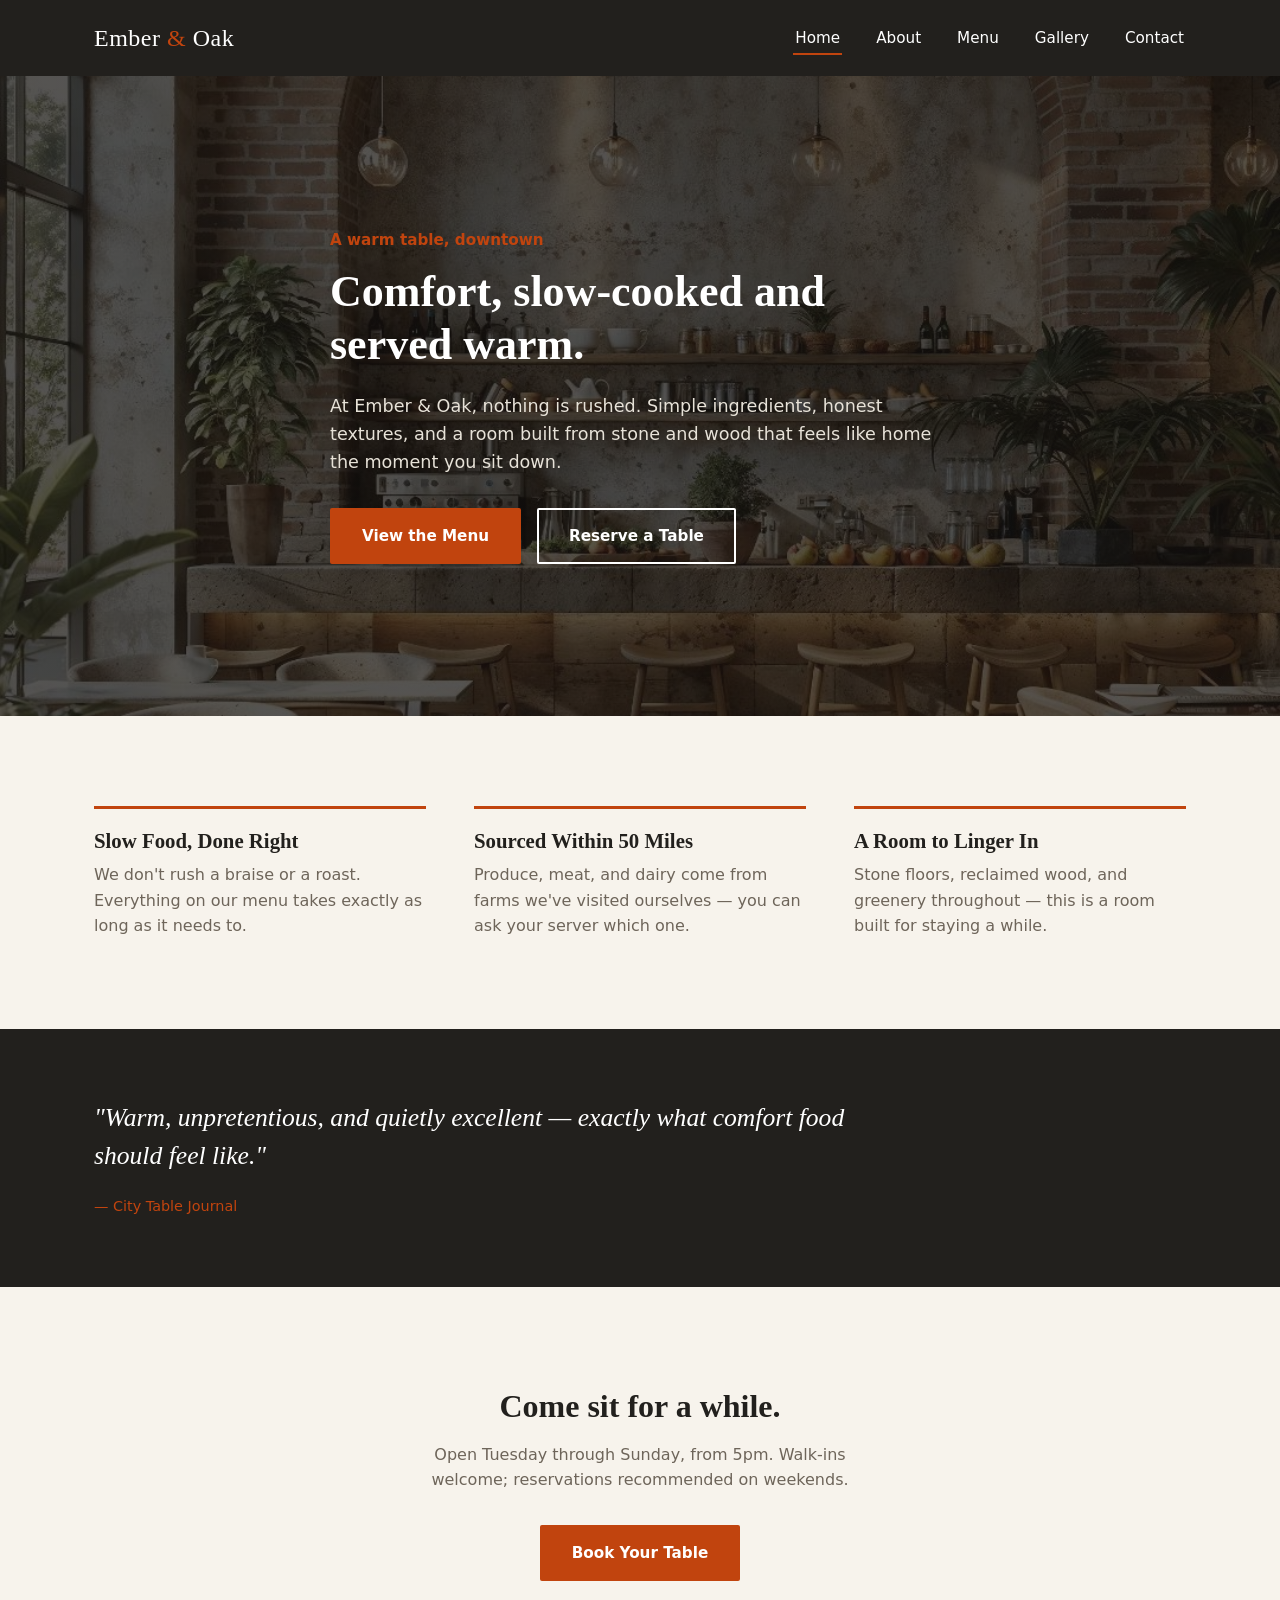
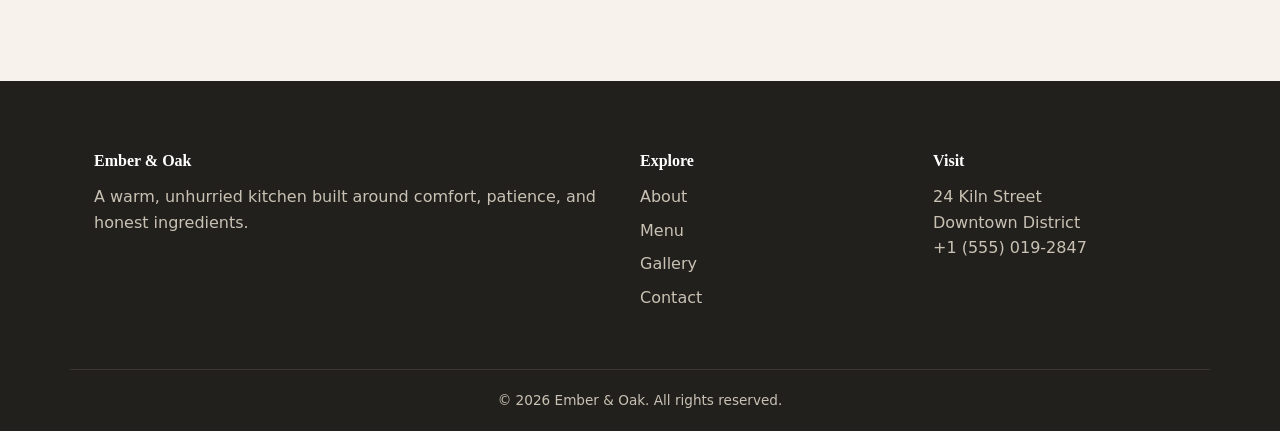
<file: index.html>
<!DOCTYPE html>
<html lang="en">
<head>
  <meta charset="UTF-8">
  <meta name="viewport" content="width=device-width, initial-scale=1.0">
  <title>Ember & Oak — A Warm Table Downtown</title>
  <link rel="stylesheet" href="css/style.css">
</head>
<body>

  <header class="site-header">
    <div class="container header-inner">
      <a href="index.html" class="logo">Ember <span>&</span> Oak</a>

      <button class="nav-toggle" id="navToggle" aria-label="Toggle navigation" aria-expanded="false">
        <span></span><span></span><span></span>
      </button>

      <nav class="nav" id="siteNav">
        <ul class="nav-links">
          <li><a href="index.html" class="active">Home</a></li>
          <li><a href="about.html">About</a></li>
          <li><a href="menu.html">Menu</a></li>
          <li><a href="gallery.html">Gallery</a></li>
          <li><a href="contact.html">Contact</a></li>
        </ul>
      </nav>
    </div>
  </header>

  <main>
    <!-- HERO -->
    <section class="hero">
      <div class="container hero-inner">
        <div class="hero-text">
          <p class="hero-kicker">A warm table, downtown</p>
          <h1>Comfort, slow-cooked and served warm.</h1>
          <p class="hero-sub">At Ember & Oak, nothing is rushed. Simple ingredients, honest textures, and a room built from stone and wood that feels like home the moment you sit down.</p>
          <div class="hero-buttons">
            <a href="menu.html" class="btn btn-primary">View the Menu</a>
            <a href="contact.html" class="btn btn-outline">Reserve a Table</a>
          </div>
        </div>
      </div>
    </section>

    <!-- HIGHLIGHTS -->
    <section class="highlights">
      <div class="container highlights-grid">
        <article class="highlight">
          <h3>Slow Food, Done Right</h3>
          <p>We don't rush a braise or a roast. Everything on our menu takes exactly as long as it needs to.</p>
        </article>
        <article class="highlight">
          <h3>Sourced Within 50 Miles</h3>
          <p>Produce, meat, and dairy come from farms we've visited ourselves — you can ask your server which one.</p>
        </article>
        <article class="highlight">
          <h3>A Room to Linger In</h3>
          <p>Stone floors, reclaimed wood, and greenery throughout — this is a room built for staying a while.</p>
        </article>
      </div>
    </section>

    <!-- QUOTE / ASIDE -->
    <aside class="quote-band">
      <div class="container">
        <blockquote>
          "Warm, unpretentious, and quietly excellent — exactly what comfort food should feel like."
          <footer>— City Table Journal</footer>
        </blockquote>
      </div>
    </aside>

    <!-- CTA -->
    <section class="home-cta">
      <div class="container">
        <h2>Come sit for a while.</h2>
        <p>Open Tuesday through Sunday, from 5pm. Walk-ins welcome; reservations recommended on weekends.</p>
        <a href="contact.html" class="btn btn-primary">Book Your Table</a>
      </div>
    </section>
  </main>

  <footer class="site-footer">
    <div class="container footer-grid">
      <div>
        <h4>Ember & Oak</h4>
        <p>A warm, unhurried kitchen built around comfort, patience, and honest ingredients.</p>
      </div>
      <div>
        <h4>Explore</h4>
        <ul>
          <li><a href="about.html">About</a></li>
          <li><a href="menu.html">Menu</a></li>
          <li><a href="gallery.html">Gallery</a></li>
          <li><a href="contact.html">Contact</a></li>
        </ul>
      </div>
      <div>
        <h4>Visit</h4>
        <p>24 Kiln Street<br>Downtown District</p>
        <p>+1 (555) 019-2847</p>
      </div>
    </div>
    <div class="footer-bottom container">
      <p>&copy; <span id="year"></span> Ember & Oak. All rights reserved.</p>
    </div>
  </footer>

  <script src="js/script.js"></script>
</body>
</html>
</file>
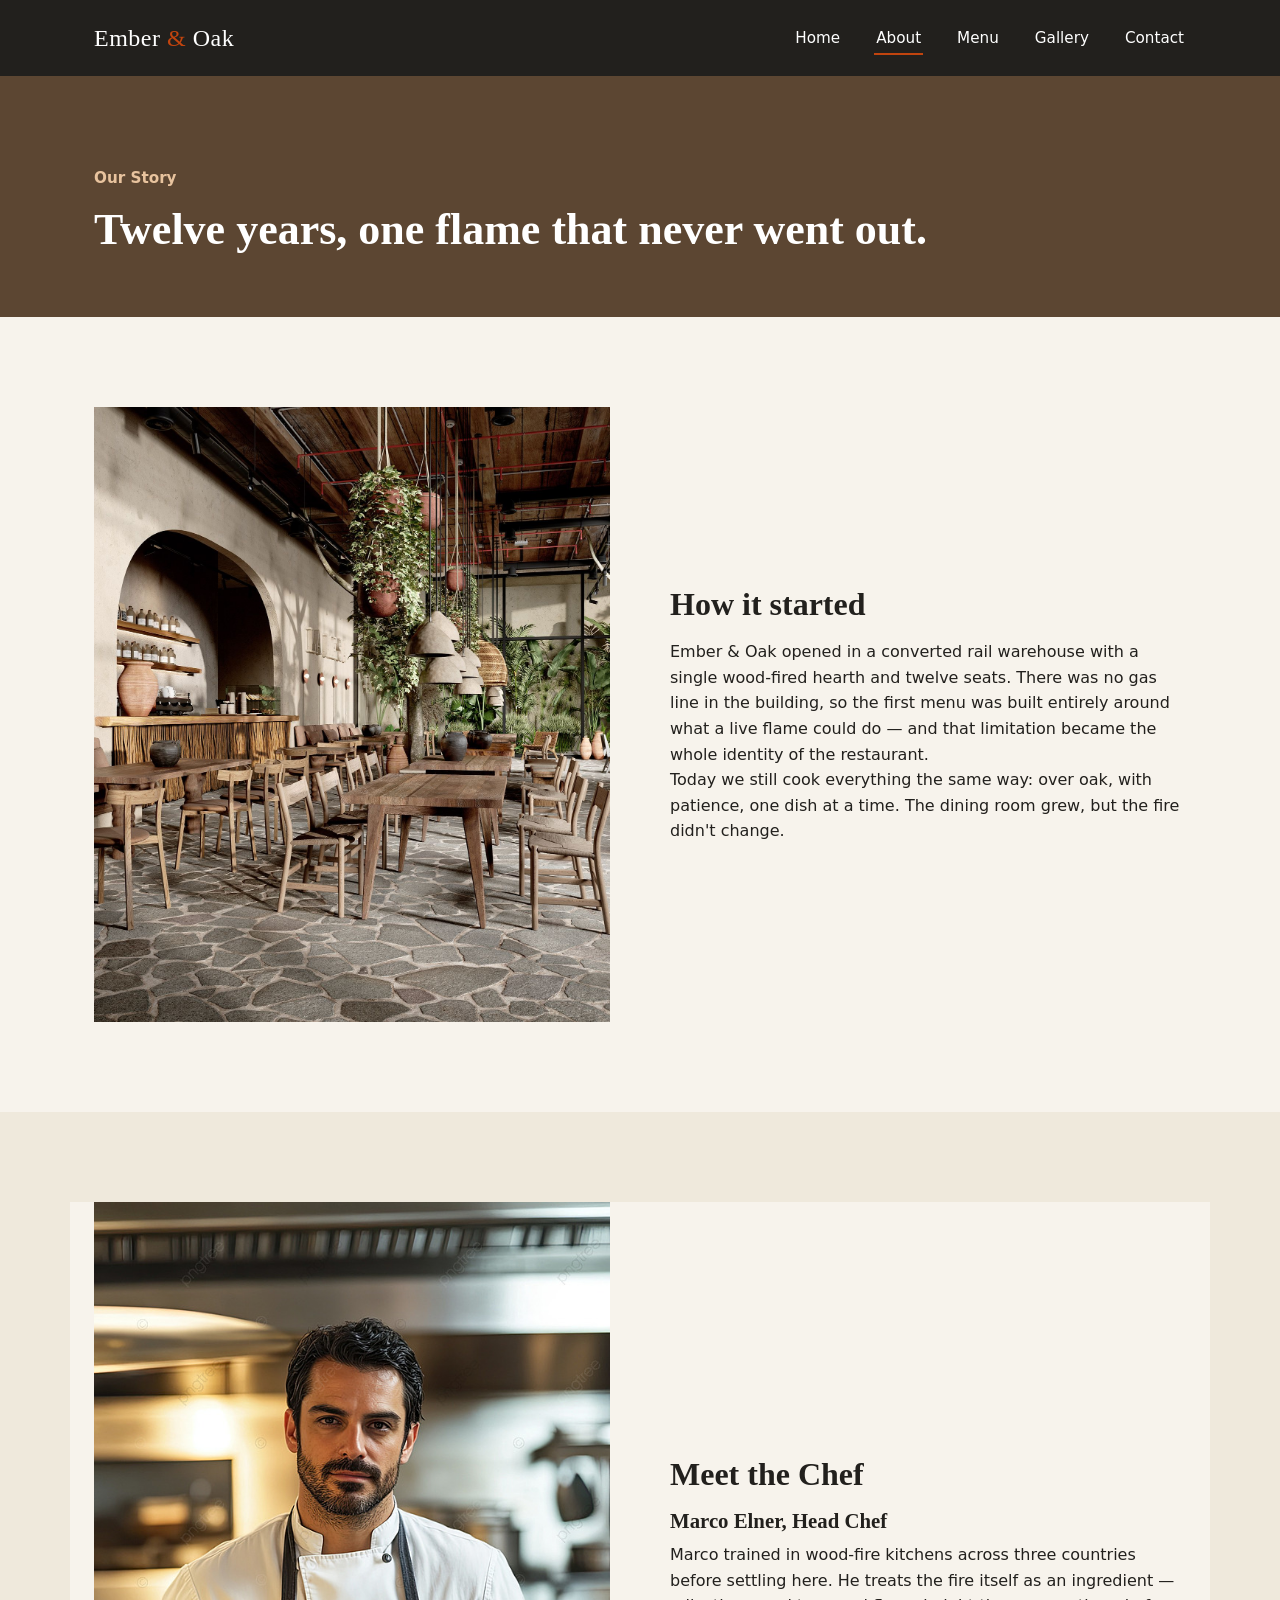
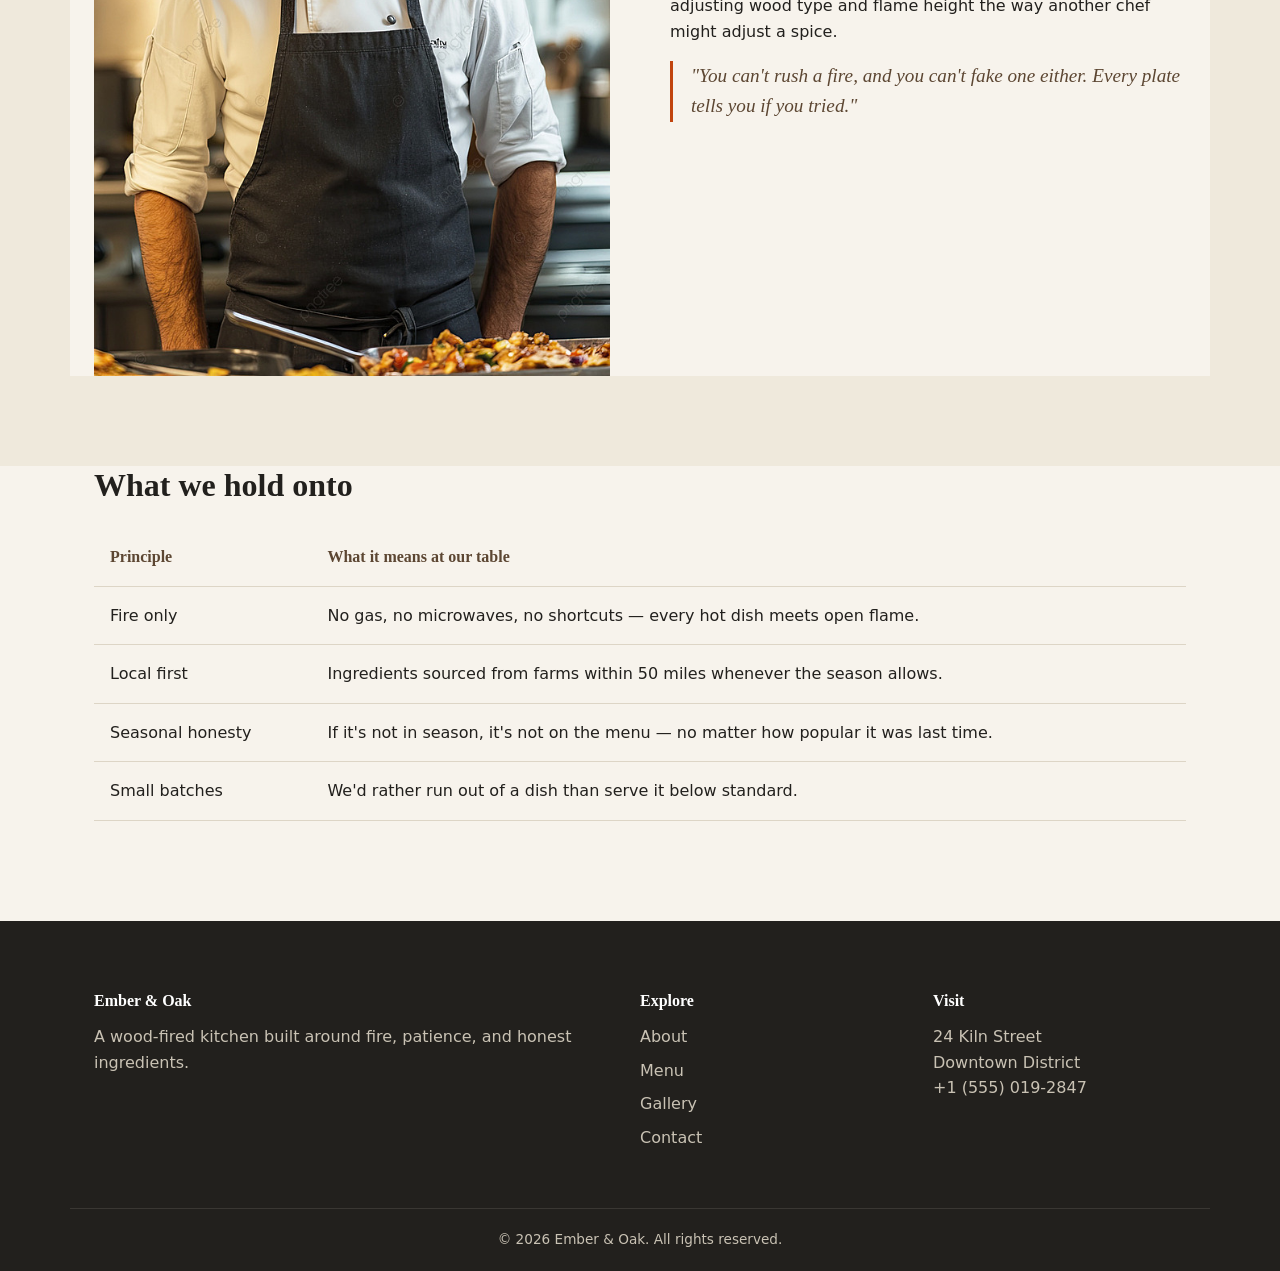
<file: about.html>
<!DOCTYPE html>
<html lang="en">
<head>
  <meta charset="UTF-8">
  <meta name="viewport" content="width=device-width, initial-scale=1.0">
  <title>About — Ember & Oak</title>
  <link rel="stylesheet" href="css/style.css">
</head>
<body>

  <header class="site-header">
    <div class="container header-inner">
      <a href="index.html" class="logo">Ember <span>&</span> Oak</a>
      <button class="nav-toggle" id="navToggle" aria-label="Toggle navigation" aria-expanded="false">
        <span></span><span></span><span></span>
      </button>
      <nav class="nav" id="siteNav">
        <ul class="nav-links">
          <li><a href="index.html">Home</a></li>
          <li><a href="about.html" class="active">About</a></li>
          <li><a href="menu.html">Menu</a></li>
          <li><a href="gallery.html">Gallery</a></li>
          <li><a href="contact.html">Contact</a></li>
        </ul>
      </nav>
    </div>
  </header>

  <main>
    <section class="page-banner">
      <div class="container">
        <p class="hero-kicker">Our Story</p>
        <h1>Twelve years, one flame that never went out.</h1>
      </div>
    </section>

    <section class="story-section">
      <div class="container story-grid">
        <div class="story-image">
          <img src="images/story.jpg" alt="Interior of Ember & Oak dining room with wooden tables">
        </div>
        <div class="story-text">
          <h2>How it started</h2>
          <p>Ember & Oak opened in a converted rail warehouse with a single wood-fired hearth and twelve seats. There was no gas line in the building, so the first menu was built entirely around what a live flame could do — and that limitation became the whole identity of the restaurant.</p>
          <p>Today we still cook everything the same way: over oak, with patience, one dish at a time. The dining room grew, but the fire didn't change.</p>
        </div>
      </div>
    </section>

    <section class="chef-section">
      <div class="container chef-grid">
        <div class="chef-image">
          <img src="images/chef.jpg" alt="Head chef working in the Ember & Oak kitchen">
        </div>
        <article class="chef-text">
          <h2>Meet the Chef</h2>
          <h3>Marco Elner, Head Chef</h3>
          <p>Marco trained in wood-fire kitchens across three countries before settling here. He treats the fire itself as an ingredient — adjusting wood type and flame height the way another chef might adjust a spice.</p>
          <blockquote>"You can't rush a fire, and you can't fake one either. Every plate tells you if you tried."</blockquote>
        </article>
      </div>
    </section>

    <section class="values-section">
      <div class="container">
        <h2>What we hold onto</h2>
        <table class="values-table">
          <thead>
            <tr>
              <th>Principle</th>
              <th>What it means at our table</th>
            </tr>
          </thead>
          <tbody>
            <tr>
              <td>Fire only</td>
              <td>No gas, no microwaves, no shortcuts — every hot dish meets open flame.</td>
            </tr>
            <tr>
              <td>Local first</td>
              <td>Ingredients sourced from farms within 50 miles whenever the season allows.</td>
            </tr>
            <tr>
              <td>Seasonal honesty</td>
              <td>If it's not in season, it's not on the menu — no matter how popular it was last time.</td>
            </tr>
            <tr>
              <td>Small batches</td>
              <td>We'd rather run out of a dish than serve it below standard.</td>
            </tr>
          </tbody>
        </table>
      </div>
    </section>
  </main>

  <footer class="site-footer">
    <div class="container footer-grid">
      <div>
        <h4>Ember & Oak</h4>
        <p>A wood-fired kitchen built around fire, patience, and honest ingredients.</p>
      </div>
      <div>
        <h4>Explore</h4>
        <ul>
          <li><a href="about.html">About</a></li>
          <li><a href="menu.html">Menu</a></li>
          <li><a href="gallery.html">Gallery</a></li>
          <li><a href="contact.html">Contact</a></li>
        </ul>
      </div>
      <div>
        <h4>Visit</h4>
        <p>24 Kiln Street<br>Downtown District</p>
        <p>+1 (555) 019-2847</p>
      </div>
    </div>
    <div class="footer-bottom container">
      <p>&copy; <span id="year"></span> Ember & Oak. All rights reserved.</p>
    </div>
  </footer>

  <script src="js/script.js"></script>
</body>
</html>
</file>
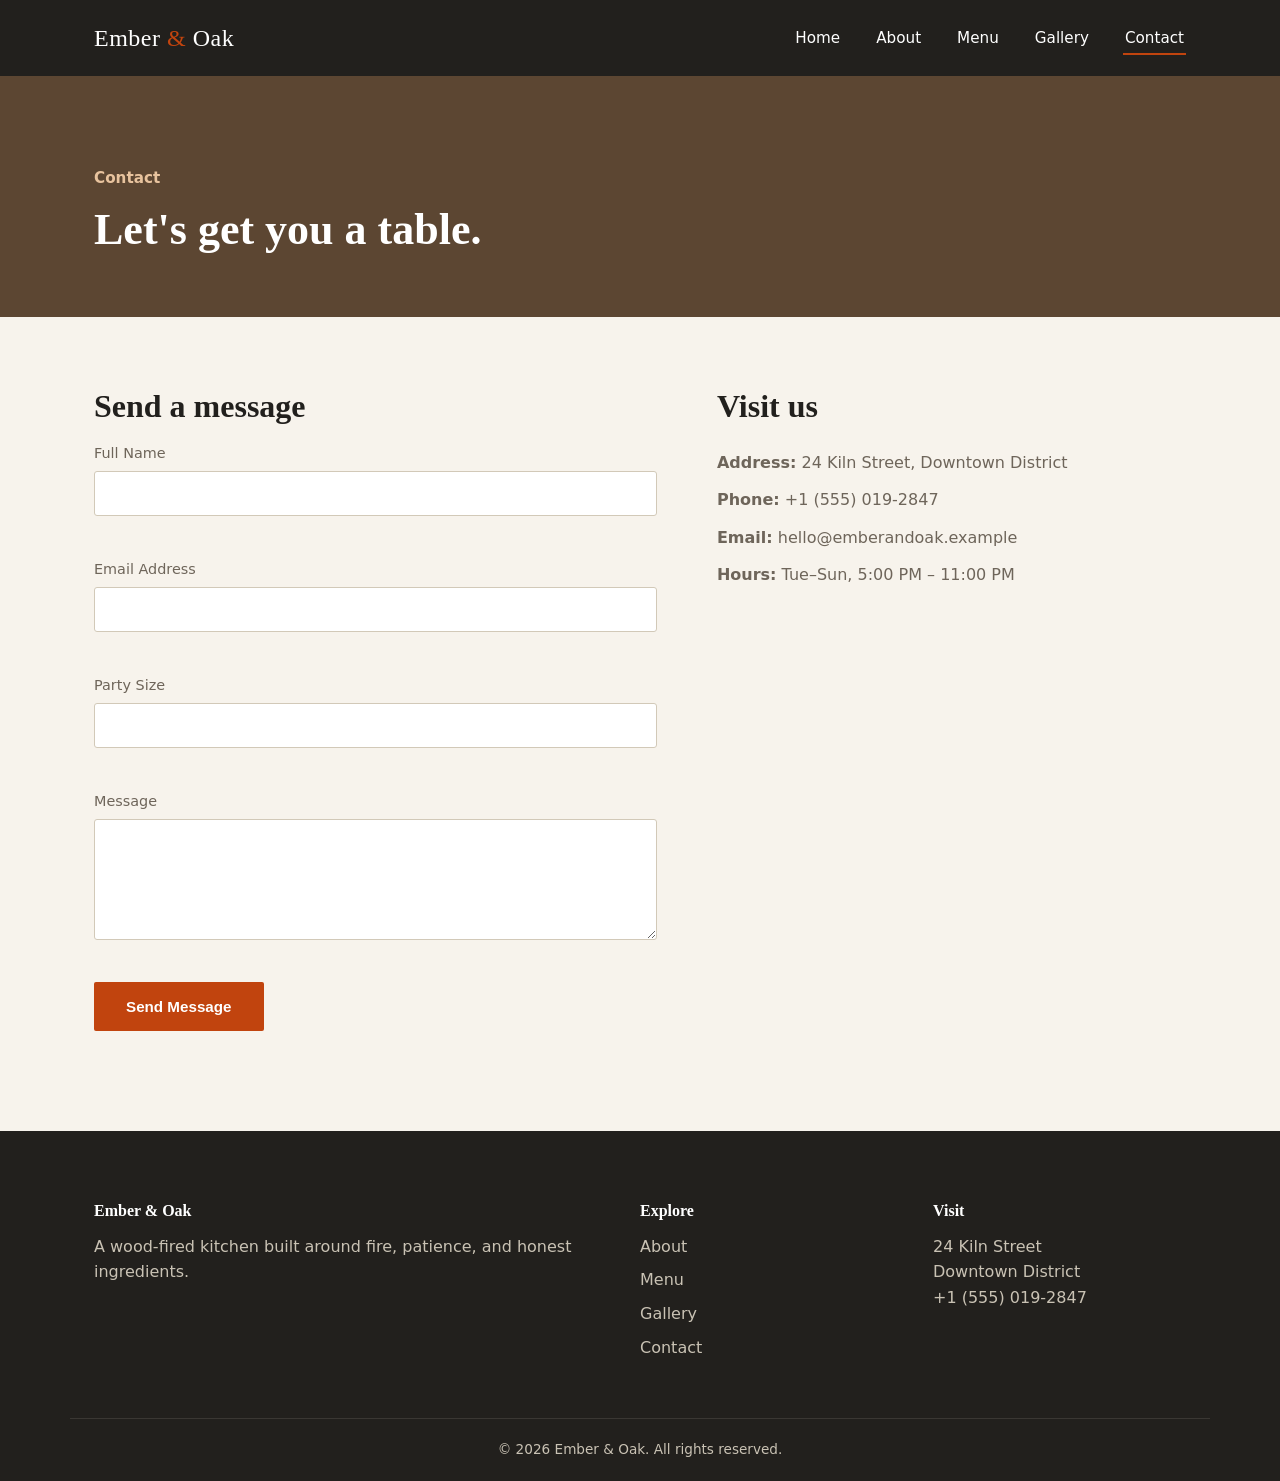
<file: contact.html>
<!DOCTYPE html>
<html lang="en">
<head>
  <meta charset="UTF-8">
  <meta name="viewport" content="width=device-width, initial-scale=1.0">
  <title>Contact — Ember & Oak</title>
  <link rel="stylesheet" href="css/style.css">
</head>
<body>

  <header class="site-header">
    <div class="container header-inner">
      <a href="index.html" class="logo">Ember <span>&</span> Oak</a>
      <button class="nav-toggle" id="navToggle" aria-label="Toggle navigation" aria-expanded="false">
        <span></span><span></span><span></span>
      </button>
      <nav class="nav" id="siteNav">
        <ul class="nav-links">
          <li><a href="index.html">Home</a></li>
          <li><a href="about.html">About</a></li>
          <li><a href="menu.html">Menu</a></li>
          <li><a href="gallery.html">Gallery</a></li>
          <li><a href="contact.html" class="active">Contact</a></li>
        </ul>
      </nav>
    </div>
  </header>

  <main>
    <section class="page-banner">
      <div class="container">
        <p class="hero-kicker">Contact</p>
        <h1>Let's get you a table.</h1>
      </div>
    </section>

    <section class="contact-section">
      <div class="container contact-grid">

        <form class="contact-form" id="contactForm" novalidate>
          <h2>Send a message</h2>

          <div class="form-group">
            <label for="name">Full Name</label>
            <input type="text" id="name" name="name">
            <span class="error-msg" id="nameError"></span>
          </div>

          <div class="form-group">
            <label for="email">Email Address</label>
            <input type="email" id="email" name="email">
            <span class="error-msg" id="emailError"></span>
          </div>

          <div class="form-group">
            <label for="guests">Party Size</label>
            <input type="number" id="guests" name="guests" min="1" max="20">
            <span class="error-msg" id="guestsError"></span>
          </div>

          <div class="form-group">
            <label for="message">Message</label>
            <textarea id="message" name="message" rows="5"></textarea>
            <span class="error-msg" id="messageError"></span>
          </div>

          <button type="submit" class="btn btn-primary">Send Message</button>
          <p class="form-success" id="formSuccess">Thanks — your message has been received. We'll get back to you shortly.</p>
        </form>

        <div class="contact-info">
          <h2>Visit us</h2>
          <ul class="info-list">
            <li><strong>Address:</strong> 24 Kiln Street, Downtown District</li>
            <li><strong>Phone:</strong> +1 (555) 019-2847</li>
            <li><strong>Email:</strong> hello@emberandoak.example</li>
            <li><strong>Hours:</strong> Tue–Sun, 5:00 PM – 11:00 PM</li>
          </ul>

          <div class="map-embed">
            <iframe
              src="https://maps.google.com/maps?q=New%20York&t=&z=13&ie=UTF8&iwloc=&output=embed"
              width="100%" height="280" style="border:0;" loading="lazy"
              title="Restaurant location map">
            </iframe>
          </div>
        </div>

      </div>
    </section>
  </main>

  <footer class="site-footer">
    <div class="container footer-grid">
      <div>
        <h4>Ember & Oak</h4>
        <p>A wood-fired kitchen built around fire, patience, and honest ingredients.</p>
      </div>
      <div>
        <h4>Explore</h4>
        <ul>
          <li><a href="about.html">About</a></li>
          <li><a href="menu.html">Menu</a></li>
          <li><a href="gallery.html">Gallery</a></li>
          <li><a href="contact.html">Contact</a></li>
        </ul>
      </div>
      <div>
        <h4>Visit</h4>
        <p>24 Kiln Street<br>Downtown District</p>
        <p>+1 (555) 019-2847</p>
      </div>
    </div>
    <div class="footer-bottom container">
      <p>&copy; <span id="year"></span> Ember & Oak. All rights reserved.</p>
    </div>
  </footer>

  <script src="js/script.js"></script>
</body>
</html>
</file>
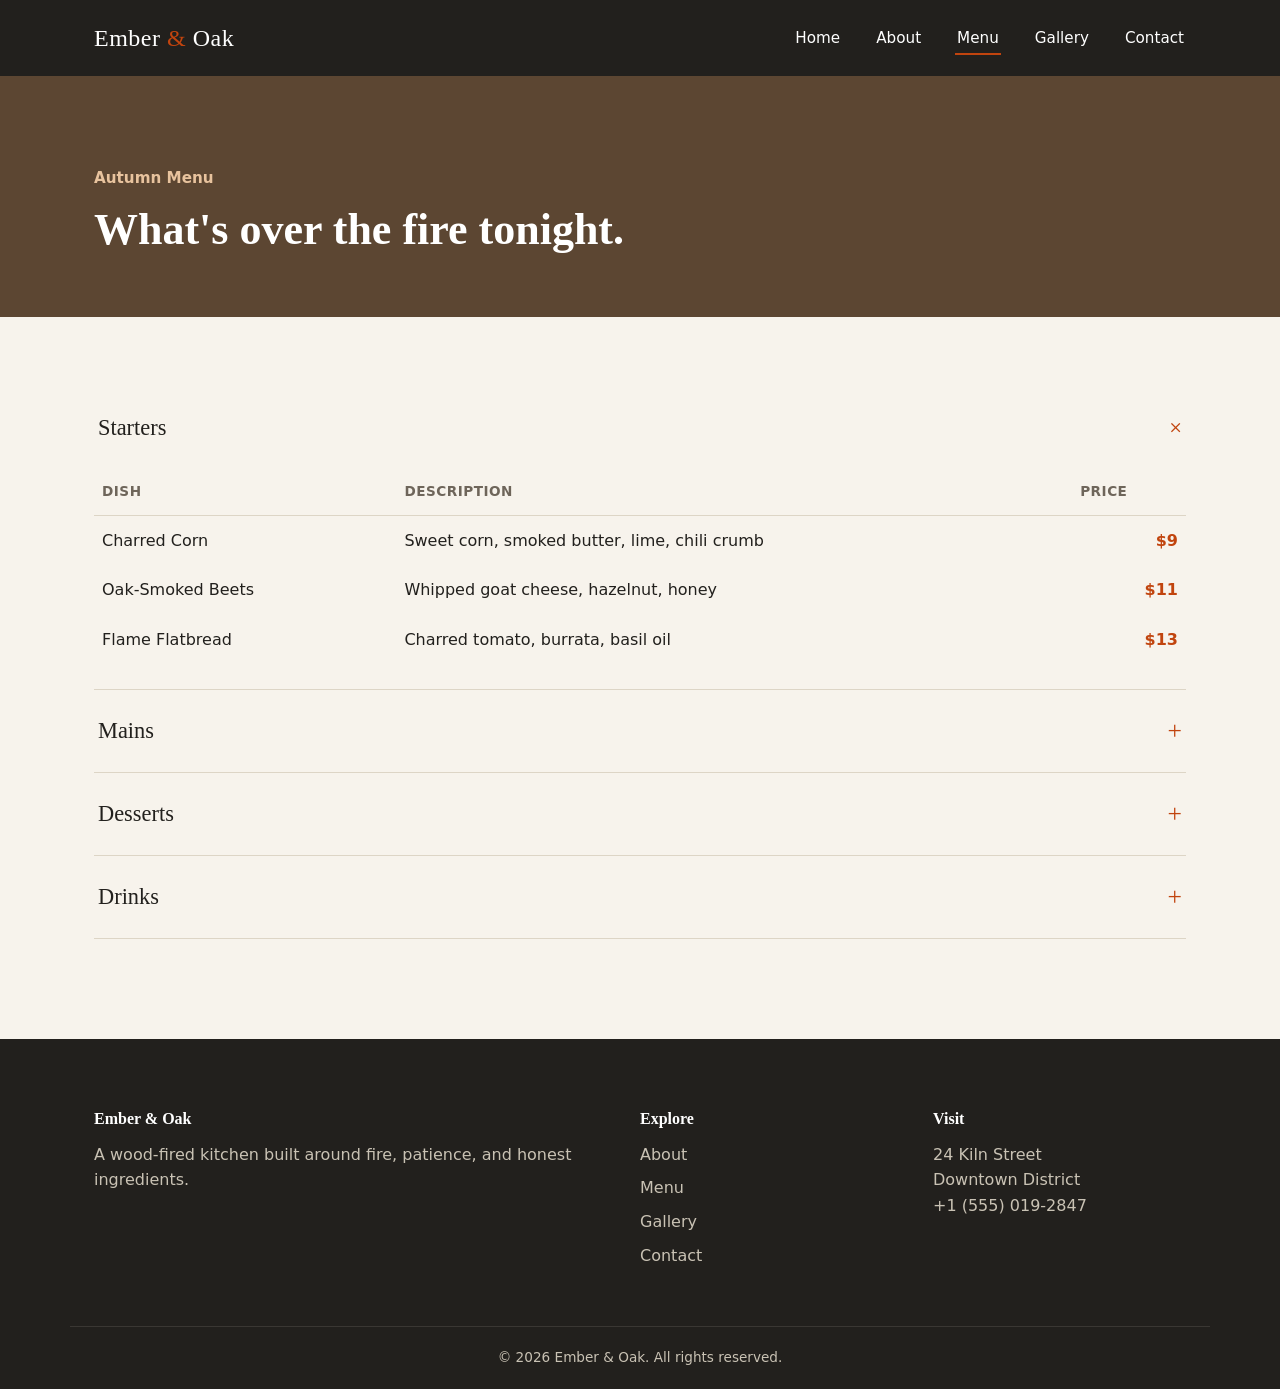
<file: menu.html>
<!DOCTYPE html>
<html lang="en">
<head>
  <meta charset="UTF-8">
  <meta name="viewport" content="width=device-width, initial-scale=1.0">
  <title>Menu — Ember & Oak</title>
  <link rel="stylesheet" href="css/style.css">
</head>
<body>

  <header class="site-header">
    <div class="container header-inner">
      <a href="index.html" class="logo">Ember <span>&</span> Oak</a>
      <button class="nav-toggle" id="navToggle" aria-label="Toggle navigation" aria-expanded="false">
        <span></span><span></span><span></span>
      </button>
      <nav class="nav" id="siteNav">
        <ul class="nav-links">
          <li><a href="index.html">Home</a></li>
          <li><a href="about.html">About</a></li>
          <li><a href="menu.html" class="active">Menu</a></li>
          <li><a href="gallery.html">Gallery</a></li>
          <li><a href="contact.html">Contact</a></li>
        </ul>
      </nav>
    </div>
  </header>

  <main>
    <section class="page-banner">
      <div class="container">
        <p class="hero-kicker">Autumn Menu</p>
        <h1>What's over the fire tonight.</h1>
      </div>
    </section>

    <section class="menu-section">
      <div class="container">

        <div class="accordion-item">
          <button class="accordion-toggle" aria-expanded="true">
            Starters
            <span class="accordion-icon">+</span>
          </button>
          <div class="accordion-panel open">
            <table>
              <thead>
                <tr><th>Dish</th><th>Description</th><th>Price</th></tr>
              </thead>
              <tbody>
                <tr>
                  <td>Charred Corn</td>
                  <td>Sweet corn, smoked butter, lime, chili crumb</td>
                  <td>$9</td>
                </tr>
                <tr>
                  <td>Oak-Smoked Beets</td>
                  <td>Whipped goat cheese, hazelnut, honey</td>
                  <td>$11</td>
                </tr>
                <tr>
                  <td>Flame Flatbread</td>
                  <td>Charred tomato, burrata, basil oil</td>
                  <td>$13</td>
                </tr>
              </tbody>
            </table>
          </div>
        </div>

        <div class="accordion-item">
          <button class="accordion-toggle" aria-expanded="false">
            Mains
            <span class="accordion-icon">+</span>
          </button>
          <div class="accordion-panel">
            <table>
              <thead>
                <tr><th>Dish</th><th>Description</th><th>Price</th></tr>
              </thead>
              <tbody>
                <tr>
                  <td>Short Rib</td>
                  <td>36-hour fire, red wine reduction, root vegetables</td>
                  <td>$32</td>
                </tr>
                <tr>
                  <td>Whole Grilled Trout</td>
                  <td>Herb butter, charred lemon, fennel</td>
                  <td>$27</td>
                </tr>
                <tr>
                  <td>Oak Roasted Half Chicken</td>
                  <td>Smoked jus, roasted garlic, seasonal greens</td>
                  <td>$24</td>
                </tr>
                <tr>
                  <td>Grilled Cauliflower Steak</td>
                  <td>Romesco, pine nuts, charred scallion (vegan)</td>
                  <td>$19</td>
                </tr>
              </tbody>
            </table>
          </div>
        </div>

        <div class="accordion-item">
          <button class="accordion-toggle" aria-expanded="false">
            Desserts
            <span class="accordion-icon">+</span>
          </button>
          <div class="accordion-panel">
            <table>
              <thead>
                <tr><th>Dish</th><th>Description</th><th>Price</th></tr>
              </thead>
              <tbody>
                <tr>
                  <td>Fire-Toasted S'mores Tart</td>
                  <td>Dark chocolate, torched marshmallow, graham crust</td>
                  <td>$10</td>
                </tr>
                <tr>
                  <td>Grilled Peach</td>
                  <td>Brown butter crumble, vanilla bean ice cream</td>
                  <td>$9</td>
                </tr>
              </tbody>
            </table>
          </div>
        </div>

        <div class="accordion-item">
          <button class="accordion-toggle" aria-expanded="false">
            Drinks
            <span class="accordion-icon">+</span>
          </button>
          <div class="accordion-panel">
            <table>
              <thead>
                <tr><th>Drink</th><th>Description</th><th>Price</th></tr>
              </thead>
              <tbody>
                <tr>
                  <td>Smoked Old Fashioned</td>
                  <td>Bourbon, oak smoke, orange bitters</td>
                  <td>$14</td>
                </tr>
                <tr>
                  <td>House Red Blend</td>
                  <td>Regional vineyard, glass or bottle</td>
                  <td>$12 / $44</td>
                </tr>
                <tr>
                  <td>Charred Rosemary Lemonade</td>
                  <td>Non-alcoholic, fresh lemon, torched rosemary</td>
                  <td>$6</td>
                </tr>
              </tbody>
            </table>
          </div>
        </div>

      </div>
    </section>
  </main>

  <footer class="site-footer">
    <div class="container footer-grid">
      <div>
        <h4>Ember & Oak</h4>
        <p>A wood-fired kitchen built around fire, patience, and honest ingredients.</p>
      </div>
      <div>
        <h4>Explore</h4>
        <ul>
          <li><a href="about.html">About</a></li>
          <li><a href="menu.html">Menu</a></li>
          <li><a href="gallery.html">Gallery</a></li>
          <li><a href="contact.html">Contact</a></li>
        </ul>
      </div>
      <div>
        <h4>Visit</h4>
        <p>24 Kiln Street<br>Downtown District</p>
        <p>+1 (555) 019-2847</p>
      </div>
    </div>
    <div class="footer-bottom container">
      <p>&copy; <span id="year"></span> Ember & Oak. All rights reserved.</p>
    </div>
  </footer>

  <script src="js/script.js"></script>
</body>
</html>
</file>
<file: css/style.css>
/* ===== RESET & VARIABLES ===== */
* { margin: 0; padding: 0; box-sizing: border-box; }

:root {
  --cream: #F7F3EC;
  --charcoal: #22201D;
  --ember: #C1440E;
  --ember-dark: #9C360B;
  --oak: #5C4632;
  --muted: #6E655A;
  --white: #FFFFFF;
  --serif: Georgia, 'Times New Roman', serif;
  --sans: -apple-system, BlinkMacSystemFont, 'Segoe UI', system-ui, sans-serif;
}

html { scroll-behavior: smooth; }

body {
  font-family: var(--sans);
  color: var(--charcoal);
  background: var(--cream);
  line-height: 1.6;
}

.container {
  max-width: 1140px;
  margin: 0 auto;
  padding: 0 24px;
}

h1, h2, h3, h4 {
  font-family: var(--serif);
  line-height: 1.2;
  font-weight: 700;
}

h1 { font-size: 2.75rem; }
h2 { font-size: 2rem; margin-bottom: 16px; }
h3 { font-size: 1.3rem; margin-bottom: 8px; }

a { text-decoration: none; color: inherit; }

img { max-width: 100%; display: block; }

/* ===== HEADER / NAV ===== */
.site-header {
  background: var(--charcoal);
  position: sticky;
  top: 0;
  z-index: 100;
}

.header-inner {
  display: flex;
  align-items: center;
  justify-content: space-between;
  height: 76px;
}

.logo {
  font-family: var(--serif);
  font-size: 1.5rem;
  color: var(--white);
  letter-spacing: 0.5px;
}

.logo span { color: var(--ember); }

.nav-links {
  display: flex;
  gap: 32px;
  list-style: none;
}

.nav-links a {
  color: var(--white);
  font-size: 0.95rem;
  padding: 6px 2px;
  border-bottom: 2px solid transparent;
  transition: border-color 0.2s ease;
}

.nav-links a:hover,
.nav-links a.active {
  border-bottom-color: var(--ember);
}

.nav-toggle {
  display: none;
  flex-direction: column;
  gap: 5px;
  background: none;
  border: none;
  cursor: pointer;
  padding: 8px;
}

.nav-toggle span {
  width: 26px;
  height: 2px;
  background: var(--white);
  transition: transform 0.25s ease, opacity 0.25s ease;
}

.nav-toggle.open span:nth-child(1) { transform: translateY(7px) rotate(45deg); }
.nav-toggle.open span:nth-child(2) { opacity: 0; }
.nav-toggle.open span:nth-child(3) { transform: translateY(-7px) rotate(-45deg); }

/* ===== BUTTONS ===== */
.btn {
  display: inline-block;
  padding: 14px 30px;
  font-size: 0.95rem;
  font-weight: 600;
  border-radius: 2px;
  border: 2px solid transparent;
  cursor: pointer;
  transition: background 0.2s ease, color 0.2s ease, border-color 0.2s ease;
}

.btn-primary {
  background: var(--ember);
  color: var(--white);
}
.btn-primary:hover { background: var(--ember-dark); }

.btn-outline {
  border-color: var(--white);
  color: var(--white);
}
.btn-outline:hover { background: var(--white); color: var(--charcoal); }

/* ===== HERO ===== */
.hero {
  background: linear-gradient(rgba(20,18,16,0.72), rgba(20,18,16,0.72)), url('../images/hero.jpg') center/cover no-repeat;
  color: var(--white);
  min-height: 640px;
  display: flex;
  align-items: center;
}

.hero-text { max-width: 620px; }

.hero-kicker {
  color: var(--ember);
  font-size: 0.95rem;
  margin-bottom: 14px;
  font-weight: 600;
}

.hero h1 {
  color: var(--white);
  margin-bottom: 20px;
}

.hero-sub {
  font-size: 1.1rem;
  margin-bottom: 32px;
  color: #E7E2D8;
}

.hero-buttons { display: flex; gap: 16px; flex-wrap: wrap; }

/* ===== HIGHLIGHTS ===== */
.highlights { padding: 90px 0; }

.highlights-grid {
  display: grid;
  grid-template-columns: repeat(3, 1fr);
  gap: 48px;
}

.highlight {
  border-top: 3px solid var(--ember);
  padding-top: 20px;
}

.highlight p { color: var(--muted); }

/* ===== QUOTE BAND ===== */
.quote-band {
  background: var(--charcoal);
  color: var(--white);
  padding: 70px 0;
}

.quote-band blockquote {
  font-family: var(--serif);
  font-size: 1.6rem;
  font-style: italic;
  max-width: 760px;
  line-height: 1.5;
}

.quote-band footer {
  margin-top: 20px;
  font-family: var(--sans);
  font-style: normal;
  font-size: 0.9rem;
  color: var(--ember);
}

/* ===== HOME CTA ===== */
.home-cta {
  text-align: center;
  padding: 100px 0;
}

.home-cta p {
  color: var(--muted);
  max-width: 480px;
  margin: 0 auto 32px;
}

/* ===== PAGE BANNER (about/menu/gallery/contact) ===== */
.page-banner {
  background: var(--oak);
  color: var(--white);
  padding: 90px 0 60px;
}

.page-banner h1 { color: var(--white); }
.page-banner .hero-kicker { color: #E8C39E; }

/* ===== ABOUT PAGE ===== */
.story-section, .chef-section { padding: 90px 0; }

.story-grid, .chef-grid {
  display: grid;
  grid-template-columns: 1fr 1fr;
  gap: 60px;
  align-items: center;
}

.chef-grid { background: var(--cream); }
.chef-section { background: #EFE9DC; }

.chef-text blockquote {
  font-family: var(--serif);
  font-style: italic;
  font-size: 1.2rem;
  color: var(--oak);
  border-left: 3px solid var(--ember);
  padding-left: 18px;
  margin-top: 16px;
}

.values-section { padding: 0 0 100px; }

.values-table {
  width: 100%;
  border-collapse: collapse;
  margin-top: 24px;
}

.values-table th, .values-table td {
  text-align: left;
  padding: 16px;
  border-bottom: 1px solid #DDD5C6;
}

.values-table th {
  font-family: var(--serif);
  color: var(--oak);
}

/* ===== MENU / ACCORDION ===== */
.menu-section { padding: 70px 0 100px; }

.accordion-item {
  border-bottom: 1px solid #DDD5C6;
}

.accordion-toggle {
  width: 100%;
  display: flex;
  justify-content: space-between;
  align-items: center;
  background: none;
  border: none;
  padding: 26px 4px;
  font-family: var(--serif);
  font-size: 1.4rem;
  cursor: pointer;
  color: var(--charcoal);
}

.accordion-icon {
  font-size: 1.6rem;
  color: var(--ember);
  transition: transform 0.25s ease;
}

.accordion-toggle[aria-expanded="true"] .accordion-icon {
  transform: rotate(45deg);
}

.accordion-panel {
  max-height: 0;
  overflow: hidden;
  transition: max-height 0.35s ease;
}

.accordion-panel.open {
  max-height: 600px;
  padding-bottom: 24px;
}

.menu-section table {
  width: 100%;
  border-collapse: collapse;
}

.menu-section th, .menu-section td {
  text-align: left;
  padding: 12px 8px;
}

.menu-section thead th {
  color: var(--muted);
  font-size: 0.85rem;
  text-transform: uppercase;
  letter-spacing: 0.5px;
  border-bottom: 1px solid #DDD5C6;
}

.menu-section tbody td:last-child {
  text-align: right;
  color: var(--ember);
  font-weight: 600;
}

/* ===== GALLERY ===== */
.carousel-section { padding: 70px 0 20px; }

.carousel {
  position: relative;
  overflow: hidden;
  border-radius: 4px;
}

.carousel-track {
  display: flex;
  transition: transform 0.5s ease;
}

.carousel-slide {
  min-width: 100%;
}

.carousel-slide img {
  width: 100%;
  height: 420px;
  object-fit: cover;
}

.carousel-btn {
  position: absolute;
  top: 50%;
  transform: translateY(-50%);
  background: rgba(34,32,29,0.6);
  color: var(--white);
  border: none;
  width: 44px;
  height: 44px;
  cursor: pointer;
  font-size: 1rem;
}

.carousel-btn.prev { left: 0; }
.carousel-btn.next { right: 0; }

.carousel-dots {
  display: flex;
  justify-content: center;
  gap: 10px;
  margin-top: 16px;
}

.carousel-dots span {
  width: 10px;
  height: 10px;
  border-radius: 50%;
  background: #DDD5C6;
  cursor: pointer;
}

.carousel-dots span.active { background: var(--ember); }

.gallery-grid-section { padding: 50px 0 100px; }

.gallery-grid {
  display: grid;
  grid-template-columns: repeat(3, 1fr);
  gap: 16px;
}

.gallery-item {
  border: none;
  padding: 0;
  cursor: pointer;
  overflow: hidden;
  border-radius: 3px;
}

.gallery-item img {
  width: 100%;
  height: 220px;
  object-fit: cover;
  transition: transform 0.3s ease;
}

.gallery-item:hover img { transform: scale(1.06); }

.lightbox {
  display: none;
  position: fixed;
  inset: 0;
  background: rgba(15,14,12,0.92);
  z-index: 999;
  align-items: center;
  justify-content: center;
}

.lightbox.open { display: flex; }

.lightbox img {
  max-width: 88%;
  max-height: 82%;
  border: 4px solid var(--white);
}

.lightbox-close {
  position: absolute;
  top: 24px;
  right: 32px;
  background: none;
  border: none;
  color: var(--white);
  font-size: 2.2rem;
  cursor: pointer;
}

/* ===== CONTACT ===== */
.contact-section { padding: 70px 0 100px; }

.contact-grid {
  display: grid;
  grid-template-columns: 1.2fr 1fr;
  gap: 60px;
}

.form-group {
  margin-bottom: 20px;
  display: flex;
  flex-direction: column;
}

.form-group label {
  font-size: 0.9rem;
  margin-bottom: 6px;
  color: var(--muted);
}

.form-group input,
.form-group textarea {
  padding: 12px 14px;
  border: 1px solid #D2C9B8;
  border-radius: 3px;
  font-family: var(--sans);
  font-size: 1rem;
  background: var(--white);
}

.form-group input:focus,
.form-group textarea:focus {
  outline: none;
  border-color: var(--ember);
}

.error-msg {
  color: var(--ember-dark);
  font-size: 0.82rem;
  margin-top: 4px;
  min-height: 18px;
}

.form-success {
  display: none;
  margin-top: 16px;
  color: #3E6B3A;
  font-weight: 600;
}

.form-success.show { display: block; }

.info-list {
  list-style: none;
  margin: 24px 0 30px;
}

.info-list li { margin-bottom: 12px; color: var(--muted); }

.map-embed { border-radius: 4px; overflow: hidden; }

/* ===== FOOTER ===== */
.site-footer {
  background: var(--charcoal);
  color: #C9C2B4;
  padding: 70px 0 0;
}

.footer-grid {
  display: grid;
  grid-template-columns: 2fr 1fr 1fr;
  gap: 40px;
  padding-bottom: 50px;
}

.site-footer h4 {
  color: var(--white);
  margin-bottom: 14px;
}

.site-footer ul { list-style: none; }
.site-footer li { margin-bottom: 8px; }
.site-footer a:hover { color: var(--ember); }

.footer-bottom {
  border-top: 1px solid #3A3733;
  padding: 20px 0;
  font-size: 0.85rem;
  text-align: center;
}

/* ===== RESPONSIVE ===== */
@media (max-width: 900px) {
  .highlights-grid { grid-template-columns: 1fr; gap: 32px; }
  .story-grid, .chef-grid { grid-template-columns: 1fr; }
  .contact-grid { grid-template-columns: 1fr; }
  .footer-grid { grid-template-columns: 1fr; gap: 24px; }
  h1 { font-size: 2.2rem; }
}

@media (max-width: 700px) {
  .nav-toggle { display: flex; }

  .nav {
    position: absolute;
    top: 76px;
    left: 0;
    width: 100%;
    background: var(--charcoal);
    max-height: 0;
    overflow: hidden;
    transition: max-height 0.3s ease;
  }

  .nav.open { max-height: 320px; }

  .nav-links {
    flex-direction: column;
    gap: 0;
    padding: 10px 24px 20px;
  }

  .nav-links a {
    display: block;
    padding: 14px 0;
    border-bottom: 1px solid #3A3733;
  }

  .gallery-grid { grid-template-columns: repeat(2, 1fr); }
  .hero { min-height: 520px; text-align: left; }
}

@media (max-width: 480px) {
  .gallery-grid { grid-template-columns: 1fr; }
  .hero-buttons { flex-direction: column; }
  .btn { text-align: center; }
}
</file>
